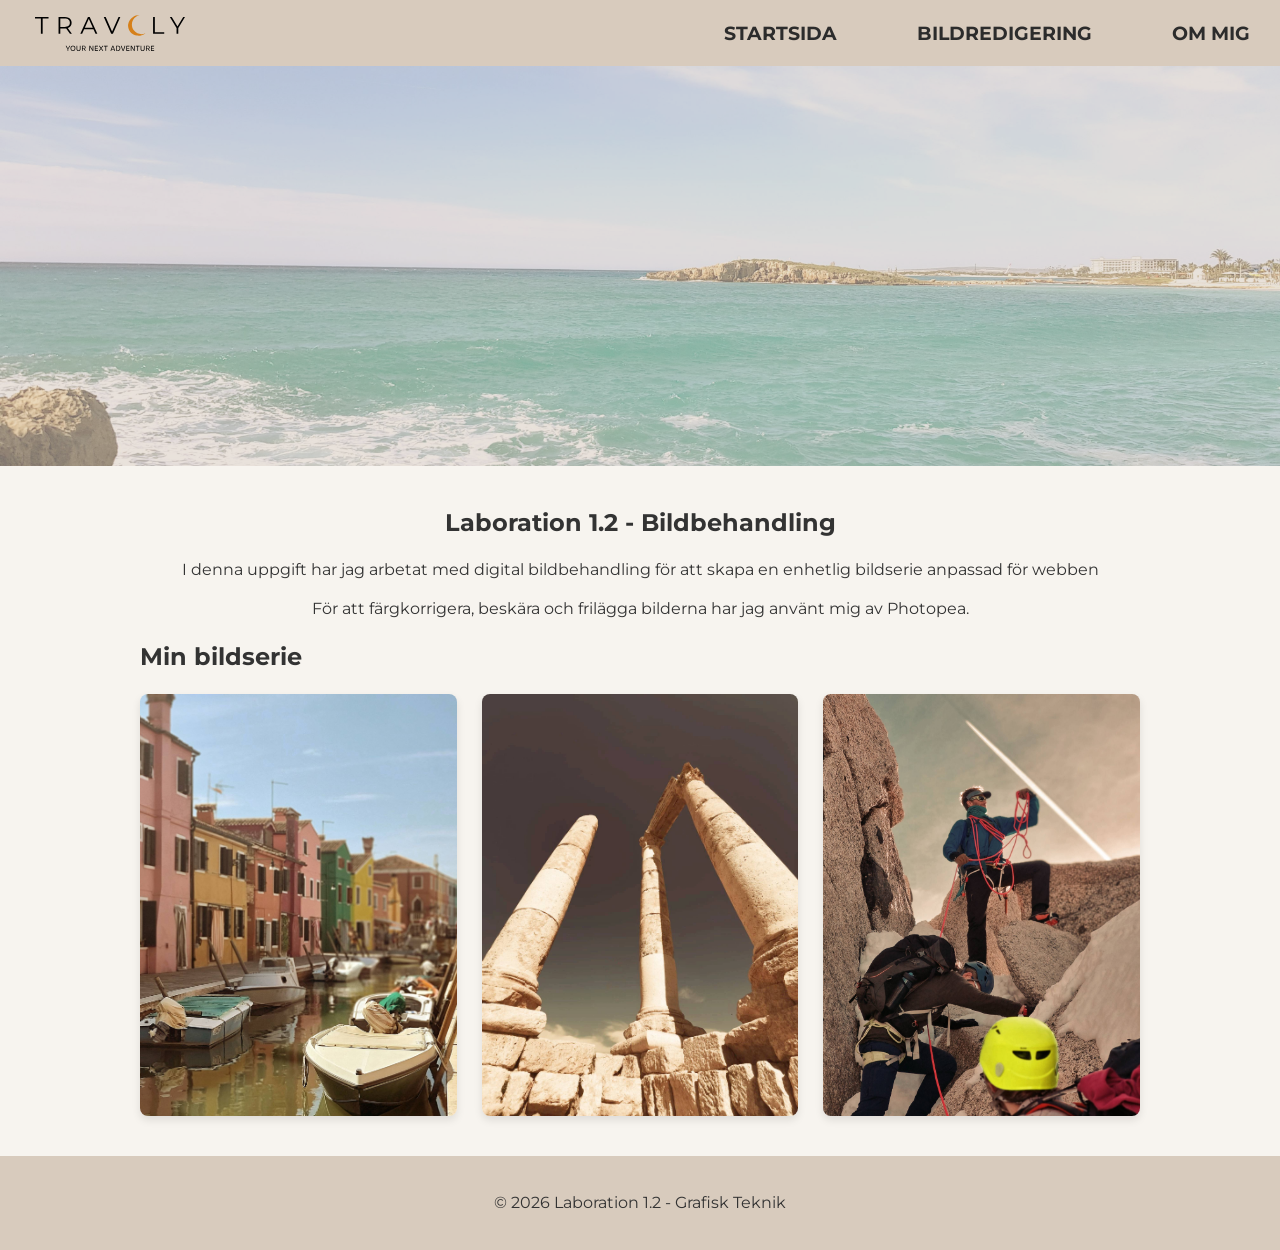
<file: index.html>
<!doctype html>
<html lang="sv">
  <head>
    <meta charset="UTF-8" />
    <meta name="viewport" content="width=device-width, initial-scale=1.0" />
    <title>Startsida</title>

    <!-- Favicon för webbläsarfliken -->
    <link rel="icon" href="images/favicon.ico" />
    <link rel="icon" href="images/favicon.png" />

    <!-- Länk till CSS -->
    <link rel="stylesheet" href="style.css" />
  </head>
  <body>
    <!-- Sidhuvud med logotyp, navigering och hero-bild -->
    <header>
      <div class="top-bar">
        <img src="images/logo.svg" alt="Webbplatsens logotyp" class="logo" />
        <nav>
          <ul>
            <li><a href="index.html">Startsida</a></li>
            <li><a href="redigering.html">Bildredigering</a></li>
            <li><a href="om-mig.html">Om mig</a></li>
          </ul>
        </nav>
      </div>

      <img
        src="images/header.jpg"
        alt="Dekorativ headerbild överst på sidan"
        class="hero"
      />
    </header>

    <!-- Sidans huvudinnehåll -->
    <main>
      <!--1. Uppgiftsbeskrivningn och programvara-->
      <section class="intro text-center">
        <h1>Laboration 1.2 - Bildbehandling</h1>
        <p>
          I denna uppgift har jag arbetat med digital bildbehandling för att
          skapa en enhetlig bildserie anpassad för webben
        </p>
        <p>
          För att färgkorrigera, beskära och frilägga bilderna har jag använt
          mig av Photopea.
        </p>
      </section>

      <!--2. Bildserien-->
      <section class="image-gallery">
        <h2>Min bildserie</h2>

        <!--Behållare flexbox/grid-->
        <div class="gallery-container">
          <img
            src="images/bildserie001.jpg"
            alt="[Färgglada hus längs en kanal med båtar]"
          />
          <img
            src="images/bildserie002.jpg"
            alt="[Bild tagen underifrån på gamla ruiner]"
          />
          <img
            src="images/bildserie003.jpg"
            alt="[En grupp bergsklättrare påväg uppåt]"
          />
        </div>
      </section>
    </main>

    <!-- Sidfot -->
    <footer>
      <p>&copy; 2026 Laboration 1.2 - Grafisk Teknik</p>
    </footer>
  </body>
</html>
</file>
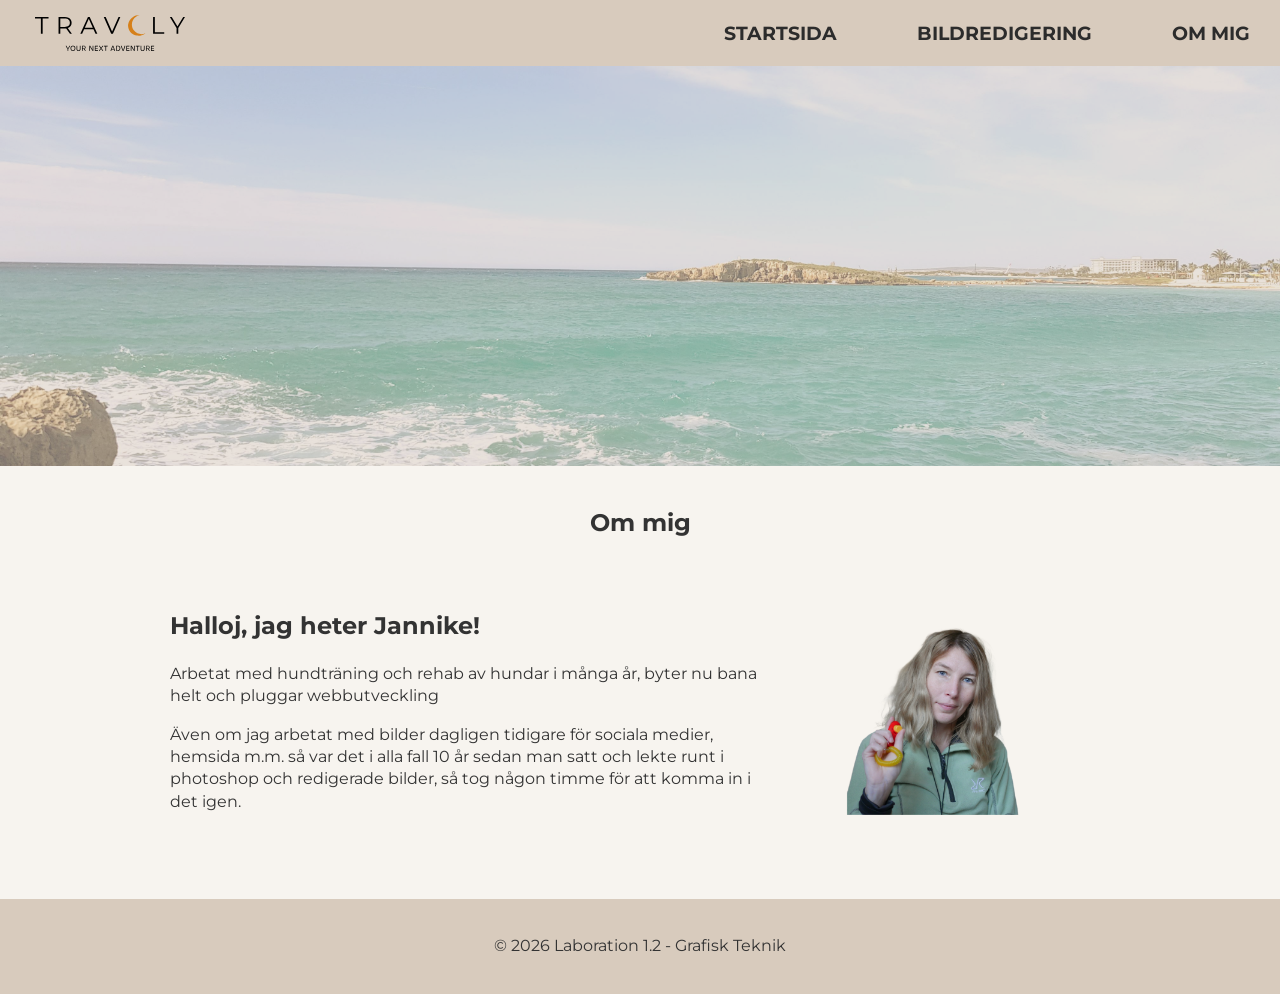
<file: om-mig.html>
<!doctype html>
<html lang="sv">
  <head>
    <meta charset="UTF-8" />
    <meta name="viewport" content="width=device-width, initial-scale=1.0" />
    <title>Startsida</title>

    <!-- Favicon för webbläsarfliken -->
    <link rel="icon" href="images/favicon.ico" />
    <link rel="icon" href="images/favicon.png" />

    <!-- Länk till CSS -->
    <link rel="stylesheet" href="style.css" />
  </head>
  <body>
    <!-- Sidhuvud med logotyp, navigering och hero-bild -->
    <header>
      <div class="top-bar">
        <img src="images/logo.svg" alt="Webbplatsens logotyp" class="logo" />
        <nav>
          <ul>
            <li><a href="index.html">Startsida</a></li>
            <li><a href="redigering.html">Bildredigering</a></li>
            <li><a href="om-mig.html">Om mig</a></li>
          </ul>
        </nav>
      </div>

      <img
        src="images/header.jpg"
        alt="Dekorativ headerbild överst på sidan"
        class="hero"
      />
    </header>

    <!-- Sidans  huvudinnehåll -->
    <main>
      <section class="about-section">
        <div class="text-center">
          <h1>Om mig</h1>
        </div>

        <!--Text & Bild bredvid varandra-->
        <div class="about-content">
          <!--Profilbild-->
          <img
            src="images/portrait.png"
            alt="[Frilagt porträtt]"
            class="profile-pic"
          />

          <div class="about-text">
            <h2>Halloj, jag heter Jannike!</h2>
            <p>
              Arbetat med hundträning och rehab av hundar i många år, byter nu
              bana helt och pluggar webbutveckling
            </p>
            <p>
              Även om jag arbetat med bilder dagligen tidigare för sociala
              medier, hemsida m.m. så var det i alla fall 10 år sedan man satt
              och lekte runt i photoshop och redigerade bilder, så tog någon
              timme för att komma in i det igen.
            </p>
          </div>
        </div>
      </section>
    </main>

    <!-- Sidfot -->
    <footer>
      <p>&copy; 2026 Laboration 1.2 - Grafisk Teknik</p>
    </footer>
  </body>
</html>
</file>
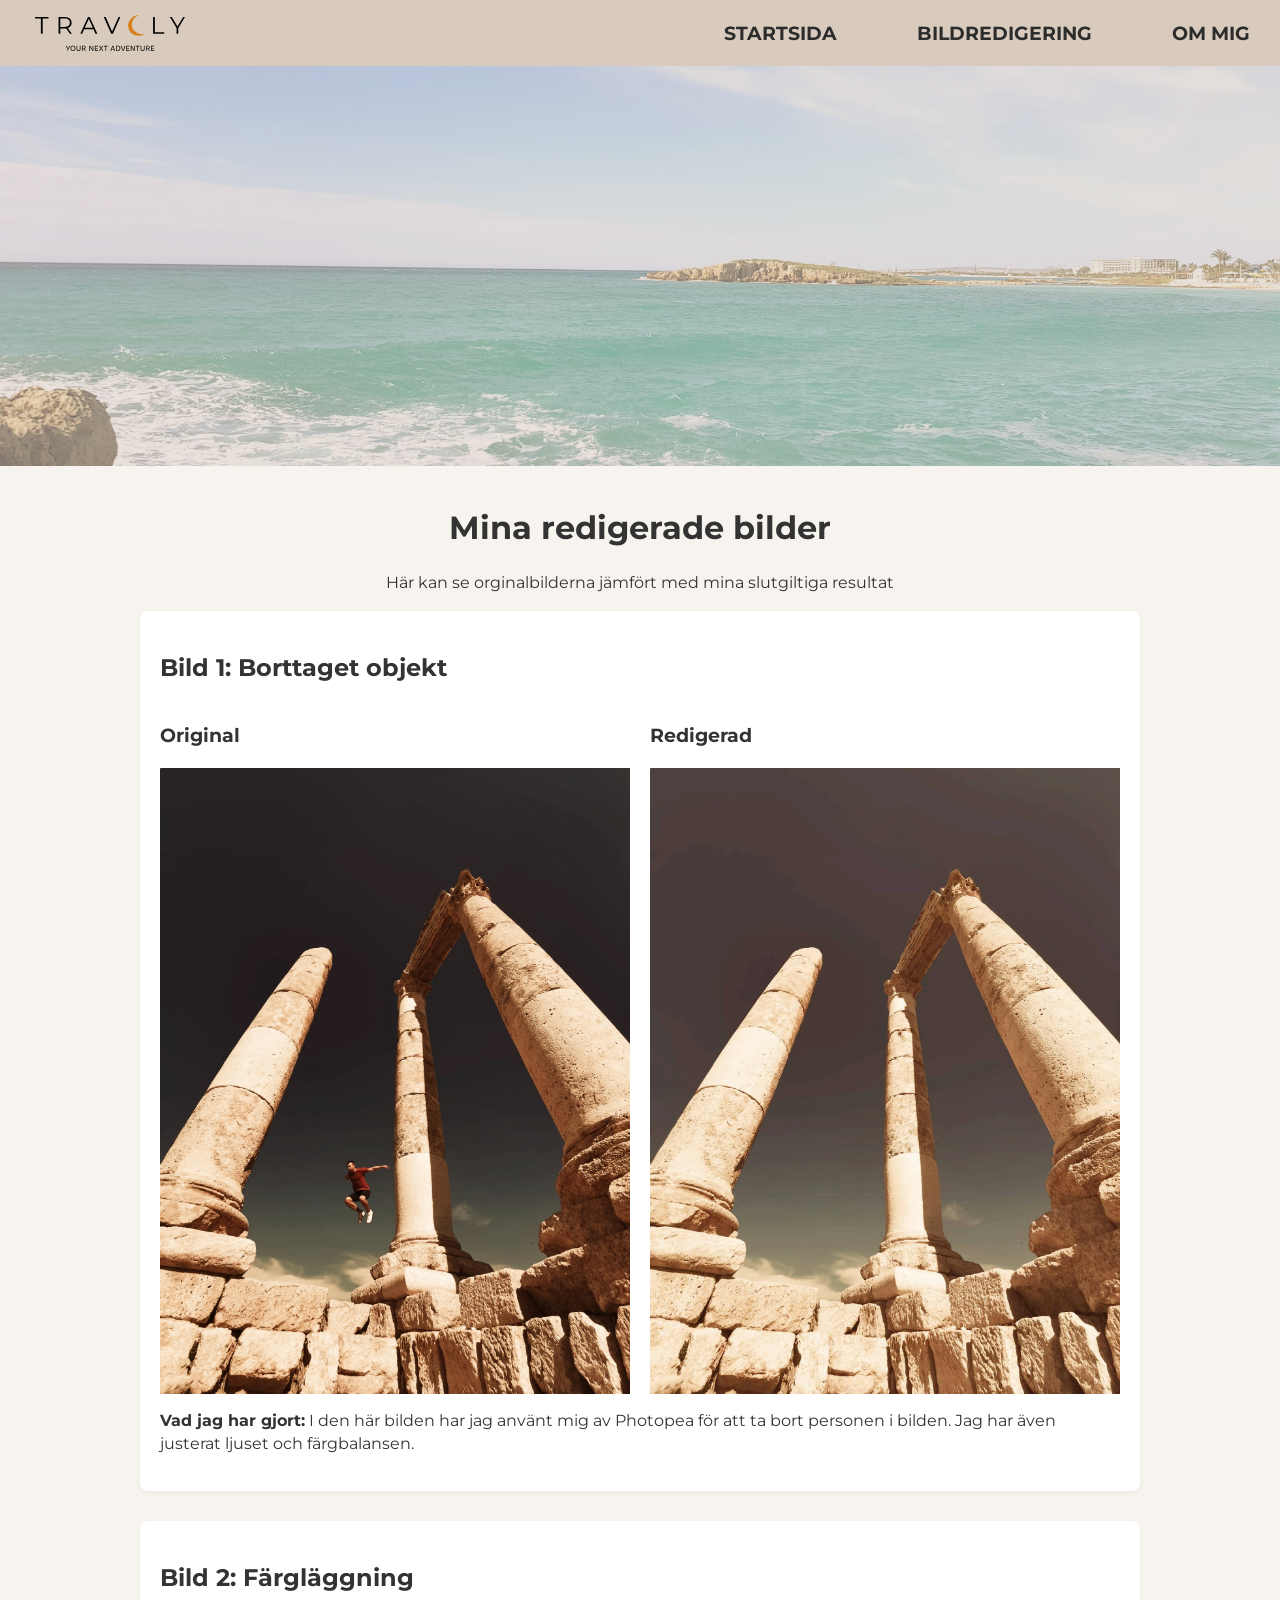
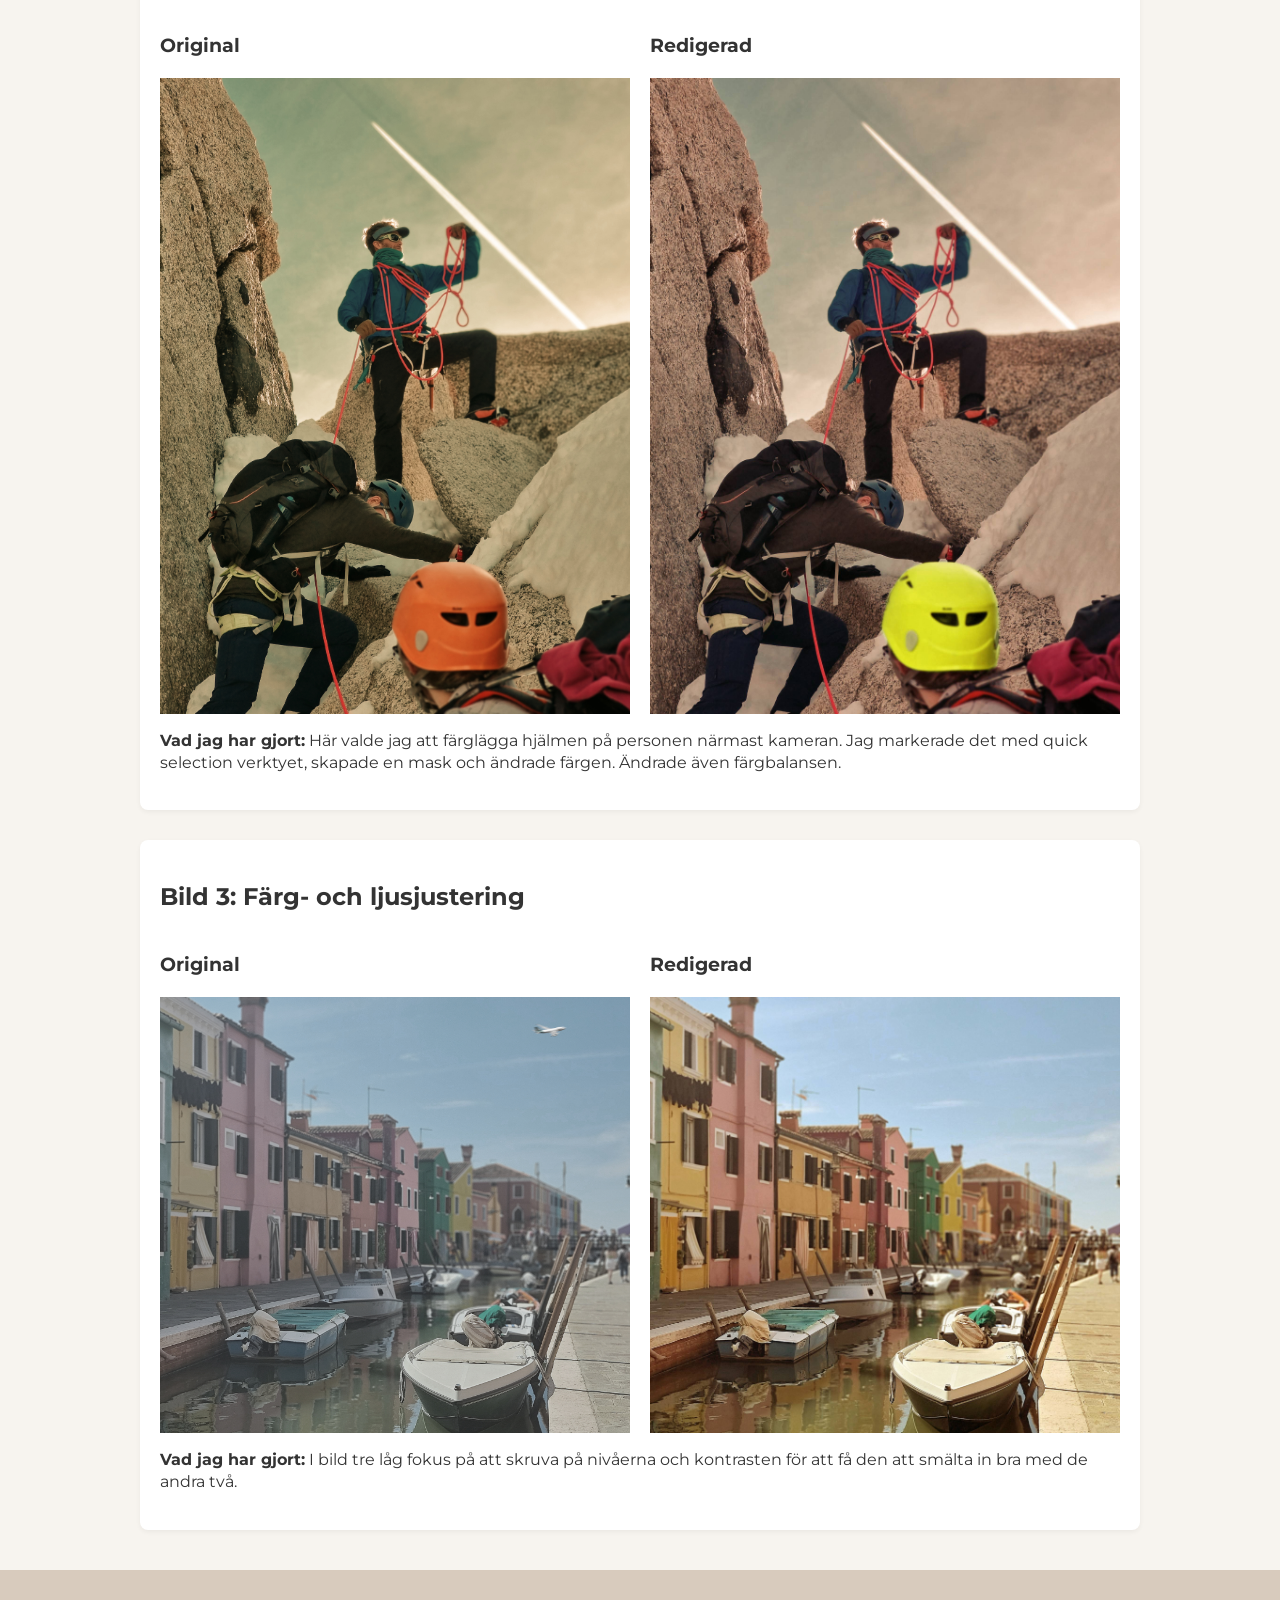
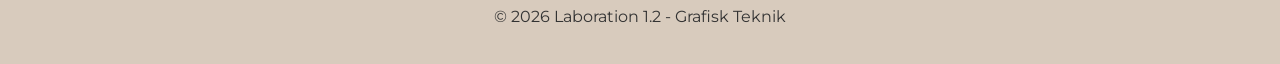
<file: redigering.html>
<!doctype html>
<html lang="sv">
  <head>
    <meta charset="UTF-8" />
    <meta name="viewport" content="width=device-width, initial-scale=1.0" />
    <title>Startsida</title>

    <!-- Favicon för webbläsarfliken -->
    <link rel="icon" href="images/favicon.ico" />
    <link rel="icon" href="images/favicon.png" />

    <!-- Länk till CSS -->
    <link rel="stylesheet" href="style.css" />
  </head>
  <body>
    <!-- Sidhuvud med logotyp, navigering och hero-bild -->
    <header>
      <div class="top-bar">
        <img src="images/logo.svg" alt="Webbplatsens logotyp" class="logo" />
        <nav>
          <ul>
            <li><a href="index.html">Startsida</a></li>
            <li><a href="redigering.html">Bildredigering</a></li>
            <li><a href="om-mig.html">Om mig</a></li>
          </ul>
        </nav>
      </div>

      <img
        src="images/header.jpg"
        alt="Dekorativ headerbild överst på sidan"
        class="hero"
      />
    </header>

    <!-- Sidans huvudinnehåll -->
    <main>
      <div class="text-center">
        <h1>Mina redigerade bilder</h1>
        <p>Här kan se orginalbilderna jämfört med mina slutgiltiga resultat</p>
      </div>

      <!-- Bild 1: Borttaget objekt -->
      <section class="image-comparison">
        <h2>Bild 1: Borttaget objekt</h2>
        <div class="comparison-container">
          <div class="image-box">
            <h3>Original</h3>
            <img
              src="images/bilserie011.jpg"
              alt="[Bild tagen underifrån på gamla ruiner, människa hoppar i mitten]"
            />
          </div>
          <div class="image-box">
            <h3>Redigerad</h3>
            <img
              src="images/bildserie002.jpg"
              alt="[Bild tagen underifrån på gamla ruiner, människa borttagen]"
            />
          </div>
        </div>
        <p class="edit-description">
          <strong>Vad jag har gjort:</strong> I den här bilden har jag använt
          mig av Photopea för att ta bort personen i bilden. Jag har även
          justerat ljuset och färgbalansen.
        </p>
      </section>

      <!-- Bild 2: Färgläggning -->
      <section class="image-comparison">
        <h2>Bild 2: Färgläggning</h2>
        <div class="comparison-container">
          <div class="image-box">
            <h3>Original</h3>
            <img
              src="images/bilserie015.jpg"
              alt="[En grupp bergsklättrare påväg uppåt, personen närmast kameran har en orange hjälm]"
            />
          </div>
          <div class="image-box">
            <h3>Redigerad</h3>
            <img
              src="images/bildserie003.jpg"
              alt="[En grupp bergsklättrare påväg uppåt, personen närmast kameran har en gul hjälm]"
            />
          </div>
        </div>
        <p class="edit-description">
          <strong>Vad jag har gjort:</strong> Här valde jag att färglägga
          hjälmen på personen närmast kameran. Jag markerade det med quick
          selection verktyet, skapade en mask och ändrade färgen. Ändrade även
          färgbalansen.
        </p>
      </section>

      <!-- Bild 3: ljus/färgkorrigering -->
      <section class="image-comparison">
        <h2>Bild 3: Färg- och ljusjustering</h2>
        <div class="comparison-container">
          <div class="image-box">
            <h3>Original</h3>
            <img
              src="images/bilserie007.jpg"
              alt="[Färgglada hus längs en kanal med båtar, ett flygplan skymtas på himlen]"
            />
          </div>
          <div class="image-box">
            <h3>Redigerad</h3>
            <img
              src="images/bildserie001.jpg"
              alt="[Färgglada hus längs en kanal med båtar, flygplanet är borttaget och ljus och färgbalans är fixad för att matcha övriga]"
            />
          </div>
        </div>
        <p class="edit-description">
          <strong>Vad jag har gjort:</strong> I bild tre låg fokus på att skruva
          på nivåerna och kontrasten för att få den att smälta in bra med de
          andra två.
        </p>
      </section>
    </main>

    <!-- Sidfot -->
    <footer>
      <p>&copy; 2026 Laboration 1.2 - Grafisk Teknik</p>
    </footer>
  </body>
</html>
</file>
<file: style.css>
/*1. GRUNDINSTÄLLNINGAR*/

@import url("https://fonts.googleapis.com/css2?family=Montserrat:wght@400;700&display=swap");

.text-center {
  text-align: center;
}

body {
  font-family: "Montserrat", sans-serif;
  margin: 0;
  padding: 0;
  background-color: #f7f4ef;
  color: #333333;
  line-height: 1.4;
}

/* Se till att inga bilder går utanför */
img {
  max-width: 100%;
  height: auto;
  display: block;
}

/* Begränsa maxbredden på sidans innehåll*/
main {
  max-width: 1000px;
  margin: 40px auto;
  padding: 0 20px;
}

/*2. SIDHUVUD & HERO-BILD*/

header {
  background-color: #d8cbbd;
}

/* Logotypen */
.logo {
  width: 150px;
  padding: 15px;
}

/* Hero/Header bild */
.hero {
  width: 100%;
  max-height: 400px;
  object-fit: cover;
  opacity: 0.45;
}

/*3. NAVIGERINGSMENY*/
nav {
  background-color: #d8cbbd;
}

nav ul {
  list-style: none;
  margin: 0;
  padding: 0;
  background-color: #d8cbbd;
  display: flex;
  justify-content: center;
  gap: 15px;
  flex-wrap: wrap;
}

nav li {
}

nav a {
  display: block;
  color: #2c2c2c;
  text-decoration: none;
  padding: 18px 10px;
  font-weight: bold;
  font-size: 1.2rem;
  text-transform: uppercase;
  transition: color 0.3s ease;
}

nav a:hover {
  color: #8c7a6b;
}

/*4. LAYOUT & BILDSERIE*/

/*Startsidans Bildserie (grid) */
.gallery-container {
  display: grid;
  grid-template-columns: repeat(auto-fit, minmax(280px, 1fr));
  gap: 25px;
  margin-top: 20px;
}

.gallery-container img {
  border-radius: 8px;
  box-shadow: 0 4px 8px rgba(0, 0, 0, 0.1);
  aspect-ratio: 3 / 4; /* Så den liggande bilden får stående format som övriga */
  object-fit: cover;
  width: 100%;
}

/* Bildjämförelsesidan (Original bredvid Redigerad) */
.image-comparison {
  background: white;
  padding: 20px;
  margin-bottom: 30px;
  border-radius: 8px;
  box-shadow: 0 2px 5px rgba(0, 0, 0, 0.05);
}

.comparison-container {
  display: flex;
  gap: 20px;
  flex-wrap: wrap; /* Gör att de hamnar under varandra på mobil */
}

.image-box {
  flex: 1;
  min-width: 250px;
}

/* "Om mig"-sidan (Bild under text) */
.about-content {
  display: flex;
  flex-direction: column; /* Bild och text hamnar under varandra på mobil */
  gap: 30px;
  align-items: center;
  padding: 30px;
  border-radius: 8px;
}

.profile-pic {
  width: 300px;
  object-fit: cover;
}

.about-text {
  flex: 1;
  min-width: 250px;
  text-align: center;
}

/* SIDFOT */
footer {
  text-align: center;
  padding: 20px;
  background-color: #d8cbbd;
  color: #333333;
  margin-top: 40px;
}

/* Större Skärmar */

@media (min-width: 768px) {
  .top-bar {
    display: flex;
    justify-content: space-between;
    align-items: center;
    padding: 0 20px;
  }

  nav ul {
    gap: 60px; /* Stort avstånd mellan länkarna på dator */
  }

  .about-content {
    flex-direction: row-reverse; /* Bild till höger, text till vänster på dator */
    justify-content: center;
    align-items: flex-start; /* Gör att texten hamnar i linje med toppen av bilden */
  }

  .about-text {
    text-align: left; /* Vänsterjusterad text på dator */
  }
}
</file>
